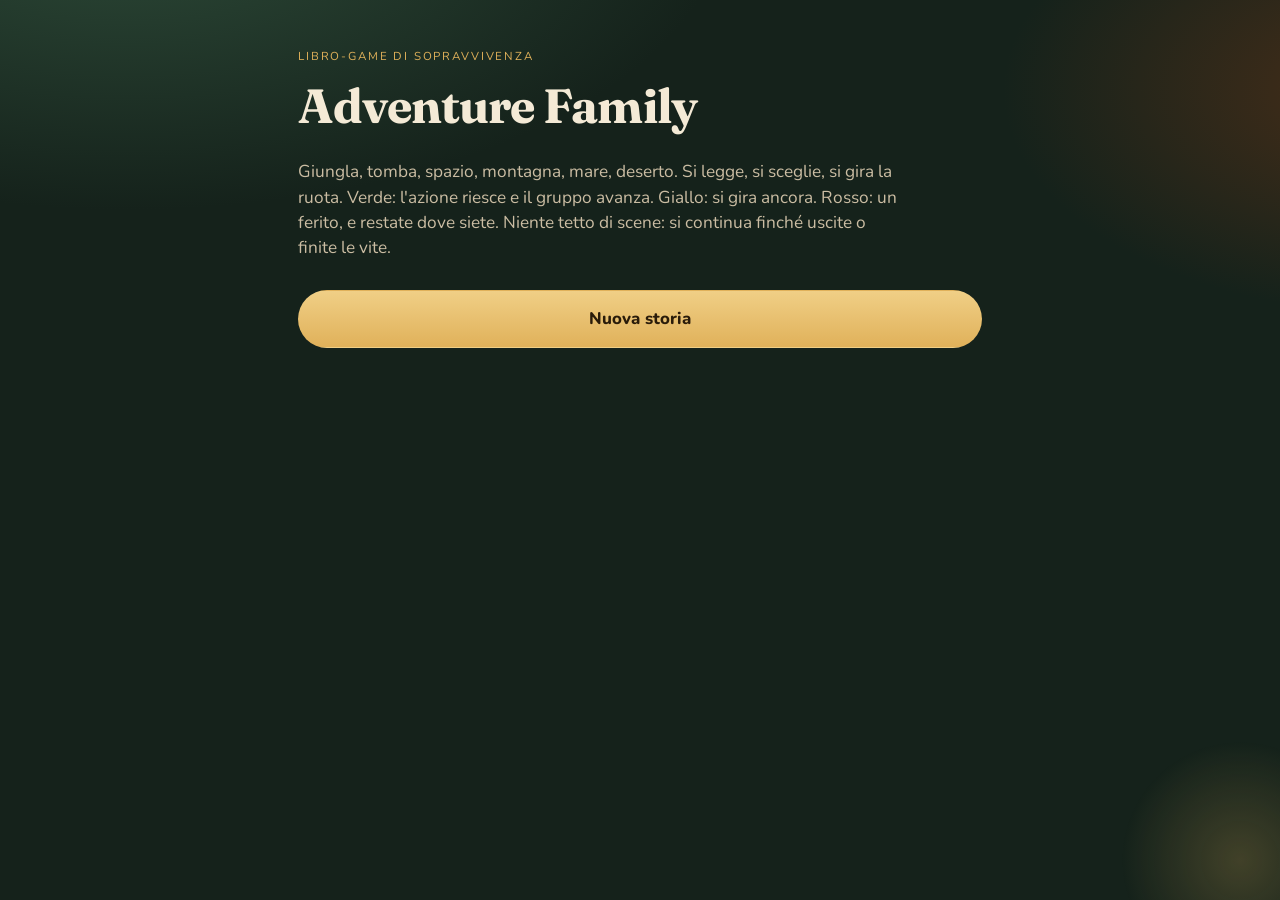
<file: index.html>
<!DOCTYPE html>
<html lang="it">
<head>
  <meta charset="UTF-8" />
  <meta name="viewport" content="width=device-width, initial-scale=1, viewport-fit=cover" />
  <meta name="description" content="Adventure Family — libro-game di sopravvivenza. Si legge, si sceglie, si gira la ruota: verde avanza, giallo ancora, rosso una vita e resti dove sei." />
  <meta name="theme-color" content="#1a2a22" />
  <meta name="apple-mobile-web-app-capable" content="yes" />
  <title>Adventure Family</title>
  <link rel="icon" href="favicon.svg" type="image/svg+xml" />
  <link rel="manifest" href="site.webmanifest" />
  <link rel="preconnect" href="https://fonts.googleapis.com" />
  <link rel="preconnect" href="https://fonts.gstatic.com" crossorigin />
  <link href="https://fonts.googleapis.com/css2?family=Fraunces:opsz,wght@9..144,600;9..144,700&family=Nunito:wght@500;600;700;800&display=swap" rel="stylesheet" />
  <link rel="stylesheet" href="css/styles.css?v=sopravvivenza1" />
</head>
<body>
  <div class="glow" aria-hidden="true"></div>
  <div id="app"></div>
  <script src="js/content.js?v=sopravvivenza1"></script>
  <script src="js/rng.js?v=sopravvivenza1"></script>
  <script src="js/storage.js?v=sopravvivenza1"></script>
  <script src="js/generator.js?v=sopravvivenza1"></script>
  <script src="js/app.js?v=sopravvivenza1"></script>
</body>
</html>
</file>
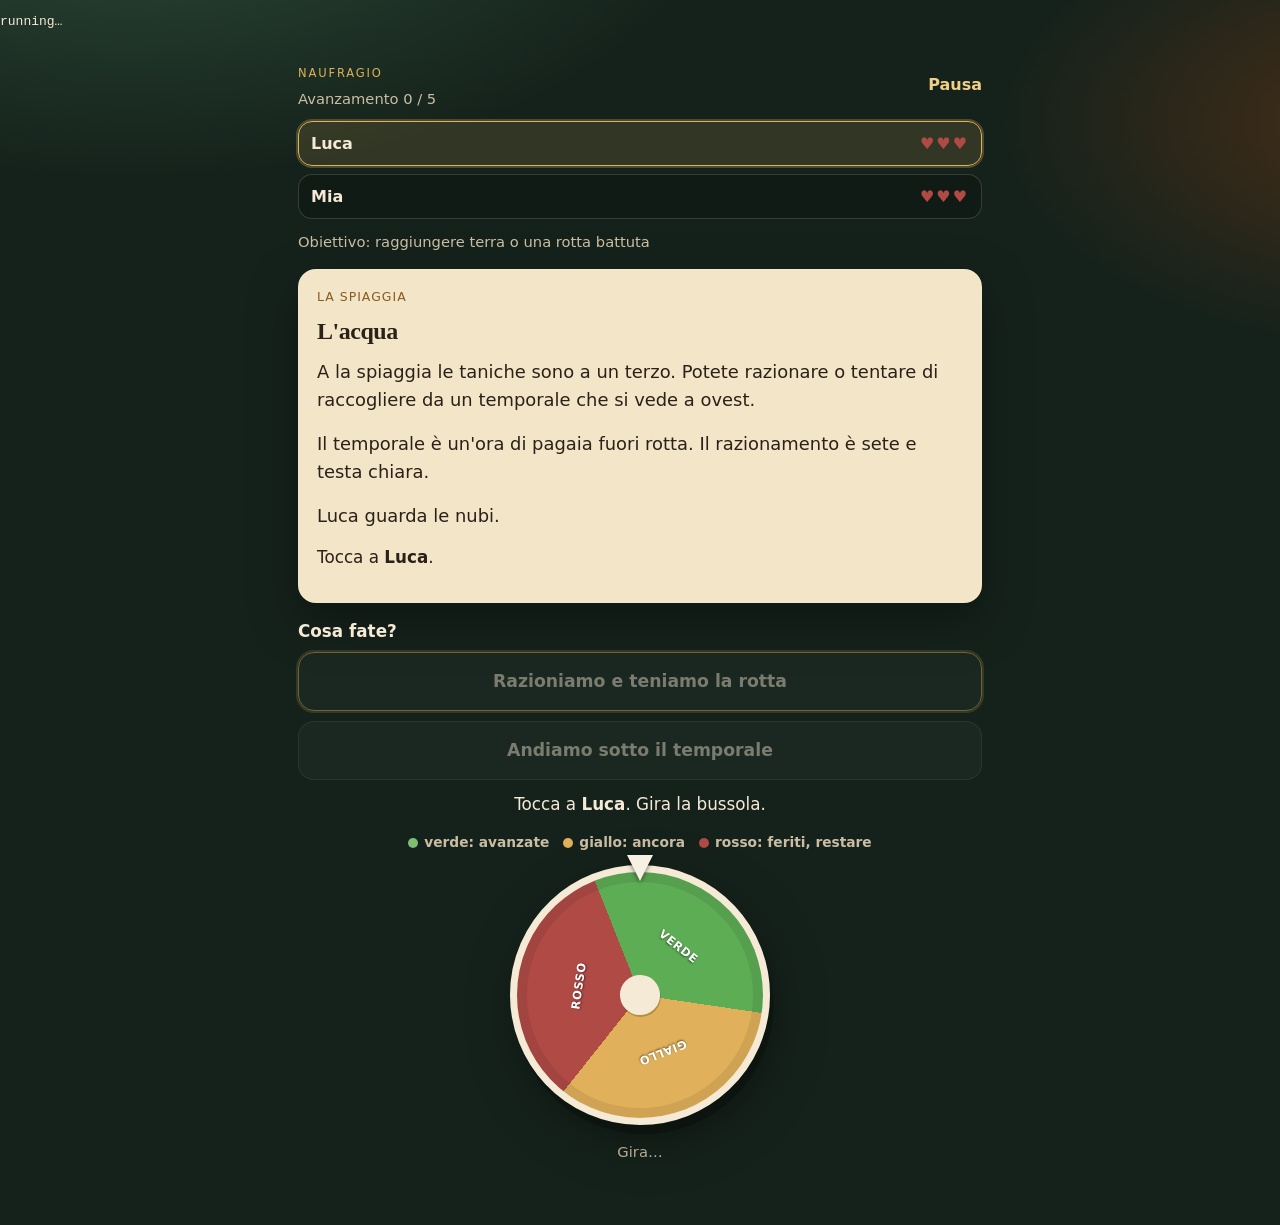
<file: tests/e2e.html>
<!DOCTYPE html>
<html lang="it">
<head>
  <meta charset="UTF-8" />
  <title>AF e2e</title>
  <link rel="stylesheet" href="../css/styles.css?v=sopravvivenza1" />
</head>
<body>
  <pre id="e2e-out">running…</pre>
  <div id="app"></div>
  <script src="../js/content.js?v=sopravvivenza1"></script>
  <script src="../js/rng.js?v=sopravvivenza1"></script>
  <script src="../js/storage.js?v=sopravvivenza1"></script>
  <script src="../js/generator.js?v=sopravvivenza1"></script>
  <script src="../js/app.js?v=sopravvivenza1"></script>
  <script>
    (async function () {
      const out = document.getElementById("e2e-out");
      function click(act, id) {
        const sel = id ? `[data-act="${act}"][data-id="${id}"]` : `[data-act="${act}"]`;
        const btn = document.querySelector(sel);
        if (!btn) throw new Error("manca " + sel + " html=" + document.getElementById("app").innerText.slice(0, 220));
        btn.click();
      }
      function sleep(ms) {
        return new Promise((r) => setTimeout(r, ms));
      }
      function acts() {
        return [...document.querySelectorAll("[data-act]")].map((b) => b.getAttribute("data-act")).join(",");
      }
      try {
        AF_STORAGE.setActive(null);
        AF_STORAGE.resetUsed();
        AF_APP.startNew("", ["Luca", "Mia"]);
        if (!document.querySelector("[data-act='intro-next']")) throw new Error("no intro");
        if (!document.body.innerText.includes("Luca")) throw new Error("manca giocatore");
        if (document.body.innerText.toLowerCase().includes("vista master")) throw new Error("master view still there");
        if (/si rivede a cena|strega/i.test(document.body.innerText)) throw new Error("testo da fiaba");
        if (!/avanzamento\s*0\s*\/\s*5/i.test(document.body.innerText)) throw new Error("manca avanzamento 0/5");
        const titles = [
          "Giungla mortale",
          "La maledizione del faraone",
          "Sperduto nello spazio",
          "La montagna ghiacciata",
          "Naufragio",
          "Il deserto bianco"
        ];
        const g0 = AF_STORAGE.getActive();
        if (!titles.some((t) => document.body.innerText.includes(t) || (g0 && g0.title === t))) {
          throw new Error(
            "titolo non è una spedizione title=" +
              (g0 && g0.title) +
              " text=" +
              document.body.innerText.replace(/\s+/g, " ").slice(0, 280)
          );
        }
        click("intro-next");
        const choice = document.querySelector("[data-act='pick']");
        if (!choice) throw new Error("no choice acts=" + acts());
        choice.click();
        if (!document.querySelector("[data-act='do-spin']")) throw new Error("no compass acts=" + acts());
        AF_RNG.spinCompass = function (rand, current) {
          return AF_RNG.spinCompassToColor("green", current || 0, function () {
            return 0.5;
          });
        };
        AF_APP.state.forceColor = "green";
        click("do-spin");
        let found = false;
        for (let i = 0; i < 30; i++) {
          await sleep(200);
          if (document.querySelector("[data-act='scene-next']")) {
            found = true;
            break;
          }
        }
        if (!found) {
          throw new Error(
            "bussola non ha finito acts=" +
              acts() +
              " view=" +
              AF_APP.state.view +
              " phase=" +
              (AF_STORAGE.getActive() && AF_STORAGE.getActive().phase) +
              " spinning=" +
              AF_APP.state.spinning +
              " last=" +
              JSON.stringify(AF_APP.state.lastSpin)
          );
        }
        if (!/verde/i.test(document.body.innerText)) throw new Error("manca esito verde");
        if (!/avanzate/i.test(document.body.innerText)) throw new Error("manca differenza verde/avanzate");
        click("scene-next");
        const g = AF_STORAGE.getActive();
        if (!g || g.sceneIndex < 1) throw new Error("non è andata alla scena dopo");
        if (g.progress !== 1) throw new Error("verde deve avanzare, progress=" + g.progress);
        if (!document.querySelector("[data-act='pick']")) {
          throw new Error("niente scena dopo acts=" + acts());
        }
        if (!/avanzamento\s*1\s*\/\s*5/i.test(document.body.innerText)) throw new Error("hud non è 1/5 dopo il verde");
        const hpAfterGreen = AF_STORAGE.getActive().players.map((p) => p.hp);
        document.querySelector("[data-act='pick']").click();
        AF_APP.state.forceColor = "red";
        click("do-spin");
        found = false;
        for (let i = 0; i < 30; i++) {
          await sleep(200);
          if (document.querySelector("[data-act='scene-next']")) {
            found = true;
            break;
          }
        }
        if (!found) throw new Error("rosso: bussola non ha finito acts=" + acts());
        if (!/rosso/i.test(document.body.innerText)) throw new Error("manca esito rosso");
        if (!/non avanzate/i.test(document.body.innerText)) throw new Error("manca differenza rosso/non avanzate");
        const afterRed = AF_STORAGE.getActive();
        if (afterRed.progress !== 1) throw new Error("rosso non deve avanzare, progress=" + afterRed.progress);
        const hpAfterRed = afterRed.players.map((p) => p.hp);
        if (hpAfterRed.reduce((a, b) => a + b, 0) >= hpAfterGreen.reduce((a, b) => a + b, 0)) {
          throw new Error("rosso deve togliere una vita");
        }
        click("scene-next");
        const afterNext = AF_STORAGE.getActive();
        if (afterNext.status !== "ongoing") throw new Error("la storia non deve chiudersi");
        if (afterNext.progress !== 1) throw new Error("dopo il rosso progress deve restare 1");
        if (!document.querySelector("[data-act='pick']")) throw new Error("dopo il rosso deve esserci un'altra prova");
        if (document.body.innerText.includes("1 / 8") || /cattivo:/i.test(document.body.innerText)) {
          throw new Error("hud vecchio 8 scene / cattivo");
        }
        out.textContent = "E2E_OK " + (afterNext.title || "") + " p=" + afterNext.progress;
      } catch (err) {
        out.textContent = "E2E_FAIL " + err.message;
      }
    })();
  </script>
</body>
</html>
</file>
<file: css/styles.css>
:root {
  --bg: #15221b;
  --bg-2: #1c2e24;
  --ink: #f4ead6;
  --muted: #cbbda3;
  --gold: #e0b15a;
  --gold-2: #f0cf86;
  --berry: #b04a45;
  --ok: #7dbe74;
  --parchment: #f3e6c8;
  --parchment-ink: #2a2118;
  --line: rgba(244, 234, 214, 0.16);
  --shadow: 0 18px 50px rgba(0, 0, 0, 0.35);
  --radius: 18px;
}

* { box-sizing: border-box; }
html, body { margin: 0; min-height: 100%; }
body {
  font-family: "Nunito", system-ui, sans-serif;
  background:
    radial-gradient(1200px 600px at 10% -10%, #2d4a38 0%, transparent 50%),
    radial-gradient(900px 500px at 110% 10%, #4a2e18 0%, transparent 45%),
    var(--bg);
  color: var(--ink);
  line-height: 1.45;
}

.glow {
  position: fixed;
  inset: auto -80px -80px auto;
  width: 240px;
  height: 240px;
  background: radial-gradient(circle, rgba(224, 177, 90, 0.22), transparent 70%);
  pointer-events: none;
}

#app {
  max-width: 720px;
  margin: 0 auto;
  padding: 20px 18px 48px;
}

h1, h2, h3 {
  font-family: "Fraunces", Georgia, serif;
  font-weight: 700;
  letter-spacing: -0.02em;
  margin: 0 0 0.4em;
}

h1 { font-size: clamp(2rem, 6vw, 3rem); }
.lead { font-size: 1.08rem; color: var(--muted); max-width: 38rem; }
.eyebrow {
  text-transform: uppercase;
  letter-spacing: 0.16em;
  font-size: 0.72rem;
  color: var(--gold);
  margin: 0 0 6px;
}
.fine, .meta { color: var(--muted); font-size: 0.92rem; }
.hero { margin: 28px 0 22px; }

.card {
  background: rgba(255, 255, 255, 0.04);
  border: 1px solid var(--line);
  border-radius: var(--radius);
  padding: 18px 18px 16px;
  margin: 16px 0;
  box-shadow: var(--shadow);
}
.card.warn { border-color: rgba(224, 177, 90, 0.45); }
.card-kicker {
  margin: 0 0 8px;
  font-size: 0.78rem;
  letter-spacing: 0.08em;
  text-transform: uppercase;
  color: var(--gold);
}
.parchment {
  background: var(--parchment);
  color: var(--parchment-ink);
}
.parchment .card-kicker { color: #8a5a1f; }
.parchment .story { font-size: 1.08rem; }
.story { white-space: pre-wrap; }

.row { display: flex; flex-wrap: wrap; gap: 10px; margin-top: 12px; }
.btn {
  appearance: none;
  border: 1px solid var(--line);
  background: rgba(255,255,255,0.06);
  color: var(--ink);
  font: inherit;
  font-weight: 800;
  border-radius: 999px;
  padding: 12px 18px;
  cursor: pointer;
}
.btn:disabled { opacity: 0.4; cursor: not-allowed; }
.btn.primary {
  background: linear-gradient(180deg, var(--gold-2), var(--gold));
  color: #2a1c0a;
  border-color: transparent;
}
.btn.ghost { background: transparent; }
.btn.text { background: none; border: 0; padding: 8px 0; color: var(--gold-2); }
.btn.xl { width: 100%; padding: 16px 18px; font-size: 1.05rem; margin-top: 8px; }
.btn.icon { width: 48px; height: 48px; padding: 0; font-size: 1.4rem; border-radius: 16px; }

.stepper { margin: 18px 0; }
.step-row { display: flex; align-items: center; gap: 16px; margin-top: 8px; }
.step-row strong { font-size: 1.6rem; }

label { display: block; margin: 12px 0; font-weight: 700; }
input[type="text"] {
  display: block;
  width: 100%;
  margin-top: 6px;
  padding: 12px 14px;
  border-radius: 12px;
  border: 1px solid var(--line);
  background: rgba(0,0,0,0.2);
  color: var(--ink);
  font: inherit;
}
.parchment input { background: #fff; color: var(--parchment-ink); }

.play-top {
  display: flex;
  justify-content: space-between;
  gap: 12px;
  align-items: flex-start;
  margin-bottom: 12px;
}
.scene-count { margin: 0; color: var(--muted); font-size: 0.92rem; }
.role-toggle {
  display: flex;
  background: rgba(0,0,0,0.25);
  border-radius: 999px;
  padding: 4px;
}
.role-toggle button {
  border: 0;
  background: transparent;
  color: var(--muted);
  font: inherit;
  font-weight: 800;
  padding: 8px 12px;
  border-radius: 999px;
  cursor: pointer;
}
.role-toggle button.on {
  background: var(--gold);
  color: #2a1c0a;
}

.party {
  list-style: none;
  padding: 0;
  margin: 0 0 12px;
  display: grid;
  gap: 8px;
}
.party li {
  display: grid;
  grid-template-columns: 1fr auto;
  grid-template-rows: auto auto;
  gap: 0 10px;
  padding: 10px 12px;
  border: 1px solid var(--line);
  border-radius: 14px;
  background: rgba(0,0,0,0.18);
}
.party .pn { font-weight: 800; }
.party .hp { color: var(--berry); letter-spacing: 2px; }
.party .role { grid-column: 1 / -1; color: var(--muted); font-size: 0.86rem; }
.party li.out { opacity: 0.55; filter: grayscale(0.6); }
.kind-chip {
  display: inline-block;
  margin: 0 0 10px;
  padding: 4px 10px;
  border-radius: 999px;
  background: rgba(224, 177, 90, 0.15);
  color: var(--gold-2);
  font-size: 0.82rem;
  font-weight: 800;
}

.secret { margin-top: 12px; }
.secret summary { cursor: pointer; font-weight: 800; }
.who { margin-top: 12px; font-size: 1.05rem; }
.parchment .line {
  margin: 0 0 0.85em;
  font-size: 1.12rem;
  line-height: 1.58;
}
.parchment .line:last-child { margin-bottom: 0; }
.parchment .kicker-line {
  margin: 0.85em 0 0.15em;
  font-size: 0.78rem;
  font-weight: 800;
  letter-spacing: 0.08em;
  text-transform: uppercase;
  color: #8a5a1f;
}
.parchment .kicker-line:first-child { margin-top: 0; }
.prompt {
  margin: 14px 0 8px;
  font-weight: 800;
  font-size: 1.05rem;
}

.choices { display: grid; gap: 10px; }
.choice {
  text-align: center;
  border: 1px solid var(--line);
  background: rgba(255,255,255,0.06);
  color: inherit;
  font: inherit;
  border-radius: 16px;
  padding: 16px 16px;
  cursor: pointer;
}
.choice span { display: block; font-weight: 800; font-size: 1.08rem; }
.choice:disabled { opacity: 0.45; cursor: not-allowed; }
.mission {
  margin: 0 0 12px;
  color: var(--muted);
  font-size: 0.92rem;
}
.choice.picked { border-color: var(--gold); box-shadow: 0 0 0 2px rgba(224, 177, 90, 0.35); }
.party li.turn {
  border-color: var(--gold);
  background: rgba(224, 177, 90, 0.14);
  box-shadow: 0 0 0 2px rgba(224, 177, 90, 0.28);
}

.center { text-align: center; }
.compass-block { text-align: center; margin-top: 8px; }
.legend {
  display: flex;
  flex-wrap: wrap;
  gap: 8px 14px;
  justify-content: center;
  margin: 6px 0 12px;
  font-size: 0.86rem;
  font-weight: 800;
  color: var(--muted);
}
.legend .lg { display: inline-flex; align-items: center; gap: 6px; }
.legend .dot {
  display: inline-block;
  width: 10px;
  height: 10px;
  border-radius: 50%;
}
.dot.green { background: var(--ok); }
.dot.yellow { background: var(--gold); }
.dot.red { background: var(--berry); }
.compass-wrap {
  position: relative;
  width: min(260px, 74vw);
  height: min(260px, 74vw);
  margin: 8px auto 16px;
  cursor: pointer;
}
.compass-wrap[data-act] { outline: none; }
.needle {
  position: absolute;
  top: -10px;
  left: 50%;
  z-index: 3;
  width: 0;
  height: 0;
  border-left: 13px solid transparent;
  border-right: 13px solid transparent;
  border-top: 26px solid #f7f1e3;
  transform: translateX(-50%);
  filter: drop-shadow(0 2px 2px rgba(0,0,0,0.45));
  pointer-events: none;
}
.compass {
  width: 100%;
  height: 100%;
  border-radius: 50%;
  border: 7px solid #f4ead6;
  overflow: hidden;
  background: conic-gradient(
    from 0deg,
    #5dad55 0deg 120deg,
    #e0b15a 120deg 240deg,
    #b04a45 240deg 360deg
  );
  box-shadow: inset 0 0 0 10px rgba(0,0,0,0.08), 0 10px 0 rgba(0,0,0,0.22), var(--shadow);
  /* transition is set in JS during a spin so the first paint isn't skipped */
}
.compass::after {
  content: "";
  position: absolute;
  inset: 42%;
  border-radius: 50%;
  background: #f4ead6;
  box-shadow: 0 2px 0 rgba(0,0,0,0.2);
  z-index: 1;
}
.compass-wrap .compass { position: relative; }
.lab {
  position: absolute;
  left: 50%;
  top: 50%;
  width: 0;
  height: 0;
  pointer-events: none;
  z-index: 2;
}
.lab span {
  position: absolute;
  left: -2.3em;
  top: -6.1em;
  width: 4.6em;
  text-align: center;
  font-size: 0.72rem;
  font-weight: 800;
  letter-spacing: 0.05em;
  text-transform: uppercase;
  color: #fff;
  text-shadow: 0 1px 2px rgba(0,0,0,0.55);
}
.lab-g { transform: rotate(60deg); }
.lab-y { transform: rotate(180deg); }
.lab-r { transform: rotate(300deg); }
.spin-yellow {
  color: var(--gold-2);
  font-weight: 800;
  font-size: 1.15rem;
  margin: 0 0 8px;
}
.ok-text { color: #135c22; font-weight: 800; }
.bad-text { color: var(--berry); font-weight: 800; }

.archive ul { padding-left: 1.1rem; color: var(--muted); }
.archive li { margin: 6px 0; }
.archive span { color: var(--gold-2); }

.toast {
  position: fixed;
  left: 50%;
  bottom: 18px;
  transform: translateX(-50%);
  background: #2a2118;
  color: var(--parchment);
  padding: 12px 16px;
  border-radius: 14px;
  max-width: min(92vw, 520px);
  box-shadow: var(--shadow);
  z-index: 5;
}

@media (max-width: 520px) {
  #app { padding-top: 12px; }
  .play-top { flex-direction: column; }
}
</file>
